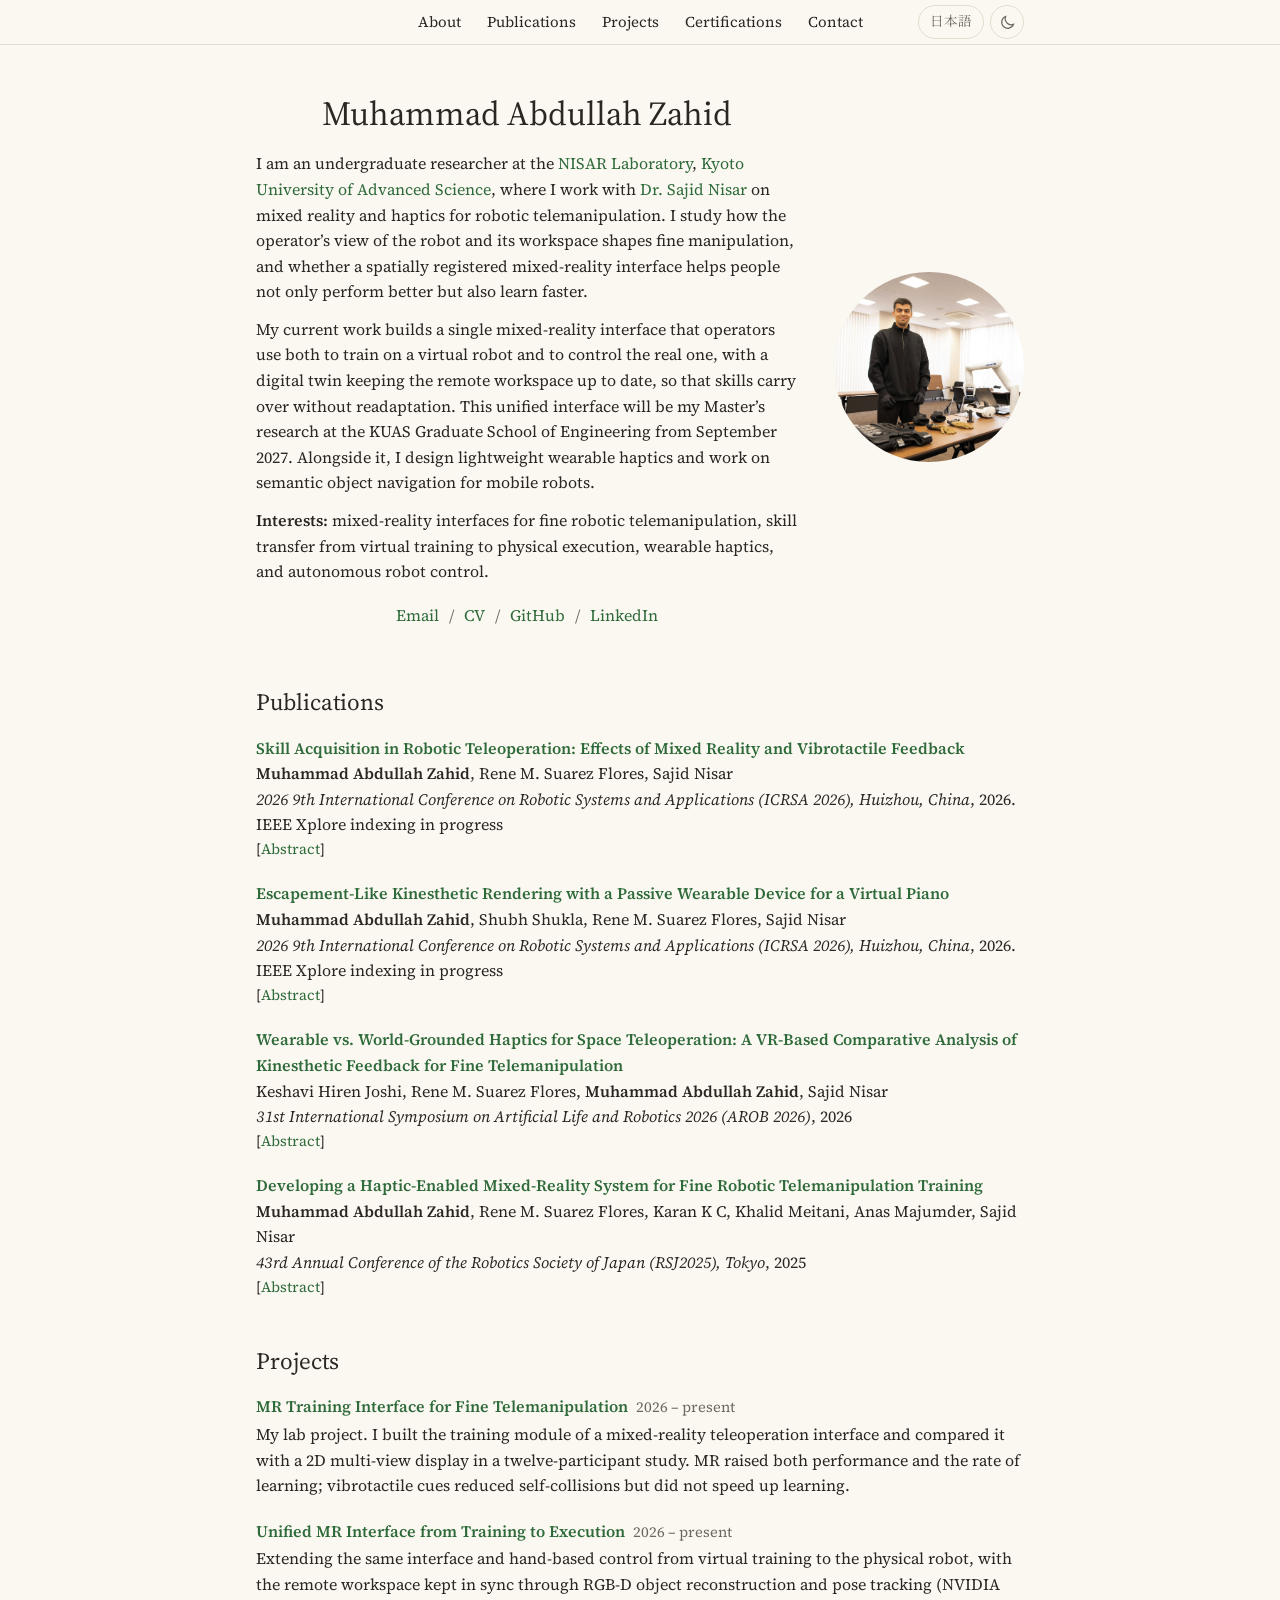
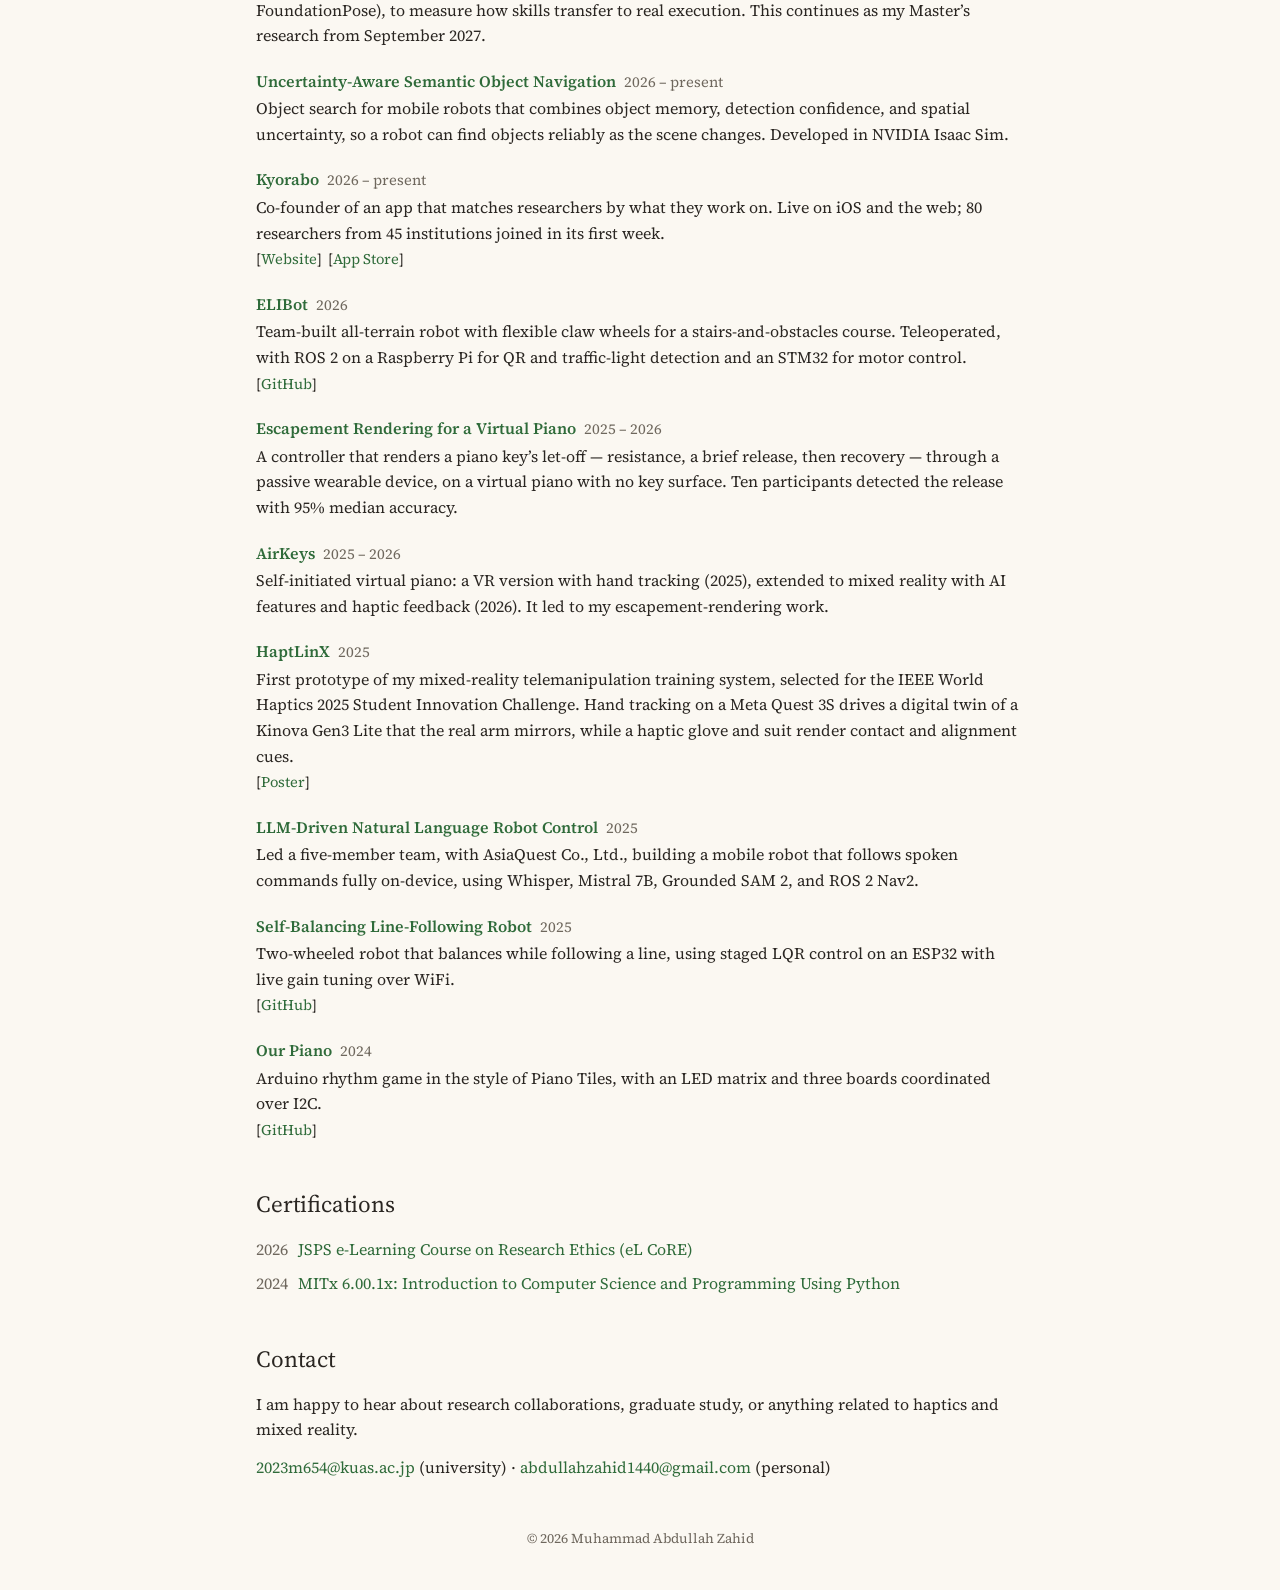
<file: index.html>
<!DOCTYPE html>
<html lang="en">
<head>
<meta charset="utf-8">
<meta name="viewport" content="width=device-width, initial-scale=1">

<title>Muhammad Abdullah Zahid | Mixed Reality &amp; Haptics Researcher, KUAS</title>
<meta name="description" content="Muhammad Abdullah Zahid is an undergraduate researcher at the NISAR Laboratory, Kyoto University of Advanced Science (KUAS), working on mixed reality and haptics for robotic telemanipulation.">
<meta name="author" content="Muhammad Abdullah Zahid">
<link rel="canonical" href="https://zahidmabdullah.github.io/">

<!-- Link previews (LinkedIn, chat apps, social media). -->
<meta property="og:type" content="profile">
<meta property="og:url" content="https://zahidmabdullah.github.io/">
<meta property="og:title" content="Muhammad Abdullah Zahid">
<meta property="og:description" content="Undergraduate researcher at the NISAR Laboratory, Kyoto University of Advanced Science, working on mixed reality and haptics for robotic telemanipulation.">
<meta property="og:image" content="https://zahidmabdullah.github.io/assets/profile.jpg">
<meta property="og:locale" content="en_US">
<meta property="og:locale:alternate" content="ja_JP">
<meta property="profile:first_name" content="Muhammad Abdullah">
<meta property="profile:last_name" content="Zahid">
<meta name="twitter:card" content="summary_large_image">

<!-- Tells search engines who this page is about, and which profiles are the same person. -->
<script type="application/ld+json">
{
  "@context": "https://schema.org",
  "@type": "Person",
  "name": "Muhammad Abdullah Zahid",
  "alternateName": ["Abdullah Zahid", "M. A. Zahid", "ZAHID Muhammad Abdullah"],
  "givenName": "Muhammad Abdullah",
  "familyName": "Zahid",
  "url": "https://zahidmabdullah.github.io/",
  "image": "https://zahidmabdullah.github.io/assets/profile.jpg",
  "jobTitle": "Undergraduate Researcher",
  "worksFor": {
    "@type": "ResearchOrganization",
    "name": "NISAR Laboratory (Novel Intelligent Systems & Advanced Robotics Laboratory)",
    "url": "https://nisarlab.org/"
  },
  "affiliation": {
    "@type": "CollegeOrUniversity",
    "name": "Kyoto University of Advanced Science",
    "alternateName": "KUAS",
    "url": "https://www.kuas.ac.jp/en"
  },
  "address": {
    "@type": "PostalAddress",
    "addressLocality": "Kyoto",
    "addressCountry": "JP"
  },
  "knowsAbout": [
    "Mixed reality",
    "Haptics",
    "Robotic teleoperation",
    "Telemanipulation",
    "Digital twins",
    "Skill acquisition",
    "Human-robot interaction"
  ],
  "sameAs": [
    "https://github.com/ZahidMAbdullah",
    "https://www.linkedin.com/in/muhammad-abdullah-zahid-3b5a1226a/"
  ]
}
</script>

<link rel="icon" href="data:image/svg+xml,%3Csvg xmlns='http://www.w3.org/2000/svg' viewBox='0 0 64 64'%3E%3Crect width='64' height='64' rx='14' fill='%232f6b3a'/%3E%3Ctext x='32' y='43' font-family='Georgia,serif' font-size='30' fill='%23ffffff' text-anchor='middle'%3EAZ%3C/text%3E%3C/svg%3E">

<link rel="preconnect" href="https://fonts.googleapis.com">
<link rel="preconnect" href="https://fonts.gstatic.com" crossorigin>
<link href="https://fonts.googleapis.com/css2?family=Source+Serif+4:ital,opsz,wght@0,8..60,400;0,8..60,600;1,8..60,400&family=Noto+Serif+JP:wght@400;600&display=swap" rel="stylesheet">

<link rel="stylesheet" href="styles.css?v=20">

<!-- Set the theme and language before first paint so the page never flashes the wrong one.
     The language comes from ?lang=ja|en, then the visitor's last choice. -->
<script>
  (function () {
    var root = document.documentElement;
    try {
      var saved = localStorage.getItem("theme");
      if (saved === "light" || saved === "dark") root.setAttribute("data-theme", saved);
    } catch (e) { /* private mode — fall back to the OS preference */ }

    var lang = (location.search.match(/[?&]lang=(en|ja)\b/) || [])[1];
    if (!lang) {
      try { lang = localStorage.getItem("lang"); } catch (e) { /* private mode */ }
    }
    if (lang === "ja") {
      root.setAttribute("data-lang", "ja");
      root.lang = "ja";
    }
  })();
</script>
</head>

<body>
<header class="site-nav">
  <div class="nav-inner">
    <nav aria-label="Sections">
      <a href="#about"><span class="i18n" lang="en">About</span><span class="i18n" lang="ja">自己紹介</span></a>
      <a href="#publications"><span class="i18n" lang="en">Publications</span><span class="i18n" lang="ja">研究業績</span></a>
      <a href="#projects"><span class="i18n" lang="en">Projects</span><span class="i18n" lang="ja">プロジェクト</span></a>
      <a href="#certifications"><span class="i18n" lang="en">Certifications</span><span class="i18n" lang="ja">修了証</span></a>
      <a href="#contact"><span class="i18n" lang="en">Contact</span><span class="i18n" lang="ja">連絡先</span></a>
    </nav>

    <div class="nav-actions">
      <button class="lang-toggle" id="lang-toggle" type="button">
        <span class="i18n" lang="en">日本語</span><span class="i18n" lang="ja">EN</span>
      </button>

      <button class="theme-toggle" id="theme-toggle" type="button"
              aria-label="Switch between light and dark theme">
        <svg class="icon-sun" viewBox="0 0 24 24" aria-hidden="true">
          <circle cx="12" cy="12" r="4.2"/>
          <path d="M12 2.5v2.6M12 18.9v2.6M2.5 12h2.6M18.9 12h2.6M5.2 5.2l1.9 1.9M16.9 16.9l1.9 1.9M18.8 5.2l-1.9 1.9M7.1 16.9l-1.9 1.9"/>
        </svg>
        <svg class="icon-moon" viewBox="0 0 24 24" aria-hidden="true">
          <path d="M20.5 14.6A8.6 8.6 0 0 1 9.4 3.5a8.6 8.6 0 1 0 11.1 11.1z"/>
        </svg>
      </button>
    </div>
  </div>
</header>

<main class="wrap">

<!-- ======================= ABOUT ======================= -->
<section id="about" class="intro">
  <div class="intro-text">
    <h1>Muhammad Abdullah Zahid</h1>

    <!-- English -->
    <p class="i18n" lang="en">
      I am an undergraduate researcher at the
      <a href="https://nisarlab.org/" target="_blank" rel="noopener">NISAR Laboratory</a>,
      <a href="https://www.kuas.ac.jp/en" target="_blank" rel="noopener">Kyoto University of Advanced Science</a>,
      where I work with
      <a href="https://www.kuas.ac.jp/en/f-r/eng/sajid-nisar/" target="_blank" rel="noopener">Dr.&nbsp;Sajid Nisar</a>
      on mixed reality and haptics for robotic telemanipulation. I study how the operator&rsquo;s view of the
      robot and its workspace shapes fine manipulation, and whether a spatially registered mixed-reality
      interface helps people not only perform better but also learn faster.
    </p>
    <p class="i18n" lang="en">
      My current work builds a single mixed-reality interface that operators use both to train on a virtual
      robot and to control the real one, with a digital twin keeping the remote workspace up to date, so that
      skills carry over without readaptation. This unified interface will be my Master&rsquo;s research at the
      KUAS Graduate School of Engineering from September 2027. Alongside it, I design lightweight wearable
      haptics and work on semantic object navigation for mobile robots.
    </p>
    <p class="i18n" lang="en">
      <span class="label">Interests:</span> mixed-reality interfaces for fine robotic telemanipulation,
      skill transfer from virtual training to physical execution, wearable haptics, and autonomous robot control.
    </p>

    <!-- Japanese -->
    <p class="i18n" lang="ja">
      <a href="https://www.kuas.ac.jp/" target="_blank" rel="noopener">京都先端科学大学</a>
      <a href="https://nisarlab.org/" target="_blank" rel="noopener">NISAR研究室</a>の学部生研究員として、
      <a href="https://www.kuas.ac.jp/en/f-r/eng/sajid-nisar/" target="_blank" rel="noopener">Sajid Nisar 博士</a>のもとで、
      ロボット遠隔操作のための複合現実（MR）と触覚技術の研究を行っています。操作者がロボットとその作業空間を
      どのように見るかが精密な操作にどう影響するか、そして空間的に位置合わせされたMRインターフェースが、
      作業成績の向上だけでなく技能習得の加速にもつながるかを研究しています。
    </p>
    <p class="i18n" lang="ja">
      現在は、仮想ロボットでの訓練と実機ロボットの操作の両方に同じMRインターフェースを用いる統合システムを
      開発しています。デジタルツインで遠隔地の作業空間を常に最新の状態に保つことで、訓練で身につけた技能を
      再適応なしに実作業へ生かすことを目指しています。この統合インターフェースは、2027年9月から
      京都先端科学大学大学院 工学研究科での修士研究として継続する予定です。並行して、軽量なウェアラブル
      触覚デバイスの設計や、移動ロボットのための意味的物体ナビゲーションにも取り組んでいます。
    </p>
    <p class="i18n" lang="ja">
      <span class="label">研究関心：</span>精密なロボット遠隔操作のための複合現実インターフェース、
      仮想訓練から実機操作への技能転移、ウェアラブル触覚技術、自律ロボット制御。
    </p>

    <p class="links" id="profile-links"></p>
  </div>

  <img class="photo" src="assets/profile.jpg"
       alt="Muhammad Abdullah Zahid in the NISAR Laboratory, beside a Kinova Gen3 Lite robotic arm."
       width="1600" height="1067">
</section>

<!-- ======================= PUBLICATIONS ======================= -->
<section id="publications">
  <h2><span class="i18n" lang="en">Publications</span><span class="i18n" lang="ja">研究業績</span></h2>
  <ol class="pubs" id="publications-list"></ol>
</section>

<!-- ======================= PROJECTS ======================= -->
<section id="projects">
  <h2><span class="i18n" lang="en">Projects</span><span class="i18n" lang="ja">プロジェクト</span></h2>
  <ul class="projects" id="projects-list"></ul>
</section>

<!-- ======================= CERTIFICATIONS ======================= -->
<section id="certifications">
  <h2><span class="i18n" lang="en">Certifications</span><span class="i18n" lang="ja">修了証</span></h2>
  <ul class="entries" id="certifications-list"></ul>
</section>

<!-- ======================= CONTACT ======================= -->
<section id="contact">
  <h2><span class="i18n" lang="en">Contact</span><span class="i18n" lang="ja">連絡先</span></h2>
  <p class="i18n" lang="en">
    I am happy to hear about research collaborations, graduate study, or anything related to haptics and
    mixed reality.
  </p>
  <p class="i18n" lang="ja">
    研究のコラボレーションや大学院進学、触覚技術や複合現実に関することなど、お気軽にご連絡ください。
  </p>
  <p id="contact-email"></p>
</section>

</main>

<footer class="site-footer">&copy; <span id="year"></span> Muhammad Abdullah Zahid</footer>

<script src="data/site.js?v=16"></script>
<script src="main.js?v=14"></script>
</body>
</html>
</file>
<file: styles.css>
/* ============================================================================
   styles.css — classic academic page: serif text, one centred column, round
   photo beside the intro, [bracketed] links. Forest-green accent.
   Light is a warm "paper" background. Dark follows the system setting until
   the visitor picks one with the toggle; the dark set is repeated twice
   below (system preference and toggle) — keep both in sync.
   ========================================================================== */

/* --- Tokens: light (paper) ----------------------------------------------- */
:root {
  --bg:     #fbf8f2;
  --text:   #2a2622;
  --muted:  #6e675d;
  --rule:   #e3dccf;
  --accent: #2f6b3a;

  --font: "Source Serif 4", "Noto Serif JP", Georgia, "Hiragino Mincho ProN", "Yu Mincho", serif;
  --wrap: 800px;
}

/* --- Tokens: dark -------------------------------------------------------- */
@media (prefers-color-scheme: dark) {
  :root:not([data-theme="light"]) {
    --bg:     #16181c;
    --text:   #e4e2dd;
    --muted:  #a3a09a;
    --rule:   #2c3036;
    --accent: #8cc79a;
  }
}

:root[data-theme="dark"] {
  --bg:     #16181c;
  --text:   #e4e2dd;
  --muted:  #a3a09a;
  --rule:   #2c3036;
  --accent: #8cc79a;
}

/* --- Navigation bar ------------------------------------------------------ */
html { scroll-behavior: smooth; scroll-padding-top: 64px; }

@media (prefers-reduced-motion: reduce) {
  html { scroll-behavior: auto; }
}

.site-nav {
  position: sticky;
  top: 0;
  z-index: 5;
  background: var(--bg);
  border-bottom: 1px solid var(--rule);
}

.nav-inner {
  position: relative;
  max-width: var(--wrap);
  margin: 0 auto;
  padding: 10px 124px;
}

.nav-actions {
  position: absolute;
  top: 50%;
  right: 16px;
  transform: translateY(-50%);
  display: flex;
  gap: 6px;
}

.site-nav nav {
  display: flex;
  flex-wrap: wrap;
  justify-content: center;
  gap: 4px 26px;
  font: 15px/1.6 var(--font);
}
.site-nav nav a { color: var(--text); }
.site-nav nav a:hover { color: var(--accent); text-decoration: none; }

/* --- Language and theme toggles ------------------------------------------ */
.lang-toggle {
  height: 34px;
  padding: 0 11px;
  border: 1px solid var(--rule);
  border-radius: 17px;
  background: var(--bg);
  color: var(--muted);
  font: 13.5px/1 var(--font);
  cursor: pointer;
}
.lang-toggle:hover { color: var(--text); }

.theme-toggle {
  display: grid;
  place-items: center;
  width: 34px;
  height: 34px;
  padding: 0;
  border: 1px solid var(--rule);
  border-radius: 50%;
  background: var(--bg);
  color: var(--muted);
  cursor: pointer;
}
.theme-toggle:hover { color: var(--text); }
.theme-toggle svg {
  width: 17px;
  height: 17px;
  fill: none;
  stroke: currentColor;
  stroke-width: 1.7;
  stroke-linecap: round;
}
/* Show the icon of the mode you would switch to. */
.icon-sun { display: none; }
:root[data-theme="dark"] .icon-sun { display: block; }
:root[data-theme="dark"] .icon-moon { display: none; }
@media (prefers-color-scheme: dark) {
  :root:not([data-theme="light"]) .icon-sun { display: block; }
  :root:not([data-theme="light"]) .icon-moon { display: none; }
}

/* --- Base ---------------------------------------------------------------- */
*, *::before, *::after { box-sizing: border-box; }

[hidden] { display: none !important; }

body {
  margin: 0;
  background: var(--bg);
  color: var(--text);
  font: 16px/1.6 var(--font);
}

a { color: var(--accent); text-decoration: none; }
a:hover { text-decoration: underline; }

p { margin: 0 0 12px; }

.wrap {
  max-width: var(--wrap);
  margin: 0 auto;
  padding: 48px 16px 0;
}

/* --- Intro --------------------------------------------------------------- */
.intro {
  display: grid;
  grid-template-columns: minmax(0, 1fr) 190px;
  gap: 36px;
  align-items: center;
}

h1 {
  font-weight: 400;
  font-size: 2.1rem;
  line-height: 1.2;
  text-align: center;
  margin: 0 0 18px;
}

.photo {
  width: 190px;
  height: 190px;
  border-radius: 50%;
  object-fit: cover;
  object-position: 38% 30%;
}

.label { font-weight: 600; }

.links { text-align: center; margin-top: 18px; }
.links .sep { margin: 0 10px; color: var(--muted); }


/* --- Sections ------------------------------------------------------------ */
h2 {
  font-weight: 400;
  font-size: 1.45rem;
  margin: 44px 0 14px;
}

.pubs, .projects, .entries {
  list-style: none;
  margin: 0;
  padding: 0;
}

.pubs li, .projects li { margin-bottom: 20px; }
.entries li { margin-bottom: 8px; }

/* --- Publications -------------------------------------------------------- */
.pub-title { color: var(--accent); font-weight: 600; }
.pub-authors strong { font-weight: 600; }

/* Links read as [Abstract] [Conference]; main.js adds the brackets as plain text. */
.item-links { font-size: 0.92rem; }
.item-links .bracket + .bracket { margin-left: 6px; }

.link-button {
  padding: 0;
  border: 0;
  background: none;
  font: inherit;
  color: var(--accent);
  cursor: pointer;
}
.link-button:hover { text-decoration: underline; }

.pub-abstract {
  margin-top: 6px;
  color: var(--muted);
  font-size: 0.92rem;
}
.pub-abstract p { margin: 0; }

/* --- Projects ------------------------------------------------------------ */
.project-name { color: var(--accent); font-weight: 600; }
.project-years { color: var(--muted); font-size: 0.92rem; margin-left: 8px; }
.project-desc { margin: 2px 0; }

/* --- Certifications ------------------------------------------------------ */
.entry-year { color: var(--muted); margin-right: 10px; }
.entry-detail { color: var(--muted); }

/* --- Footer -------------------------------------------------------------- */
.site-footer {
  max-width: var(--wrap);
  margin: 48px auto 0;
  padding: 0 16px 40px;
  text-align: center;
  color: var(--muted);
  font-size: 0.85rem;
}

/* --- Languages ----------------------------------------------------------- */
/* Each translatable piece exists twice, marked lang="en" / lang="ja"; only one shows. */
.i18n[lang="ja"] { display: none; }
:root[data-lang="ja"] .i18n[lang="en"] { display: none; }
:root[data-lang="ja"] p.i18n[lang="ja"] { display: block; }
:root[data-lang="ja"] span.i18n[lang="ja"] { display: inline; }
:root[data-lang="ja"] body { line-height: 1.85; }

/* --- Narrow screens ------------------------------------------------------ */
@media (max-width: 640px) {
  .nav-inner { padding: 10px 128px 10px 16px; }
  /* The links scroll sideways if they do not fit; main.js adds .has-more while
     links are hidden past the right edge, and the fade hints at them. */
  .site-nav nav {
    justify-content: flex-start;
    flex-wrap: nowrap;
    gap: 12px;
    font-size: 13.5px;
    overflow-x: auto;
    scrollbar-width: none;
    white-space: nowrap;
  }
  .site-nav nav.has-more {
    -webkit-mask-image: linear-gradient(to right, #000 82%, transparent);
    mask-image: linear-gradient(to right, #000 82%, transparent);
  }
  .site-nav nav::-webkit-scrollbar { display: none; }
  .site-nav nav a[href="#about"] { display: none; }
  .wrap { padding-top: 32px; }
  .intro { grid-template-columns: 1fr; gap: 20px; }
  .photo { grid-row: 1; justify-self: center; width: 150px; height: 150px; }
  h1 { font-size: 1.75rem; }
}
</file>
